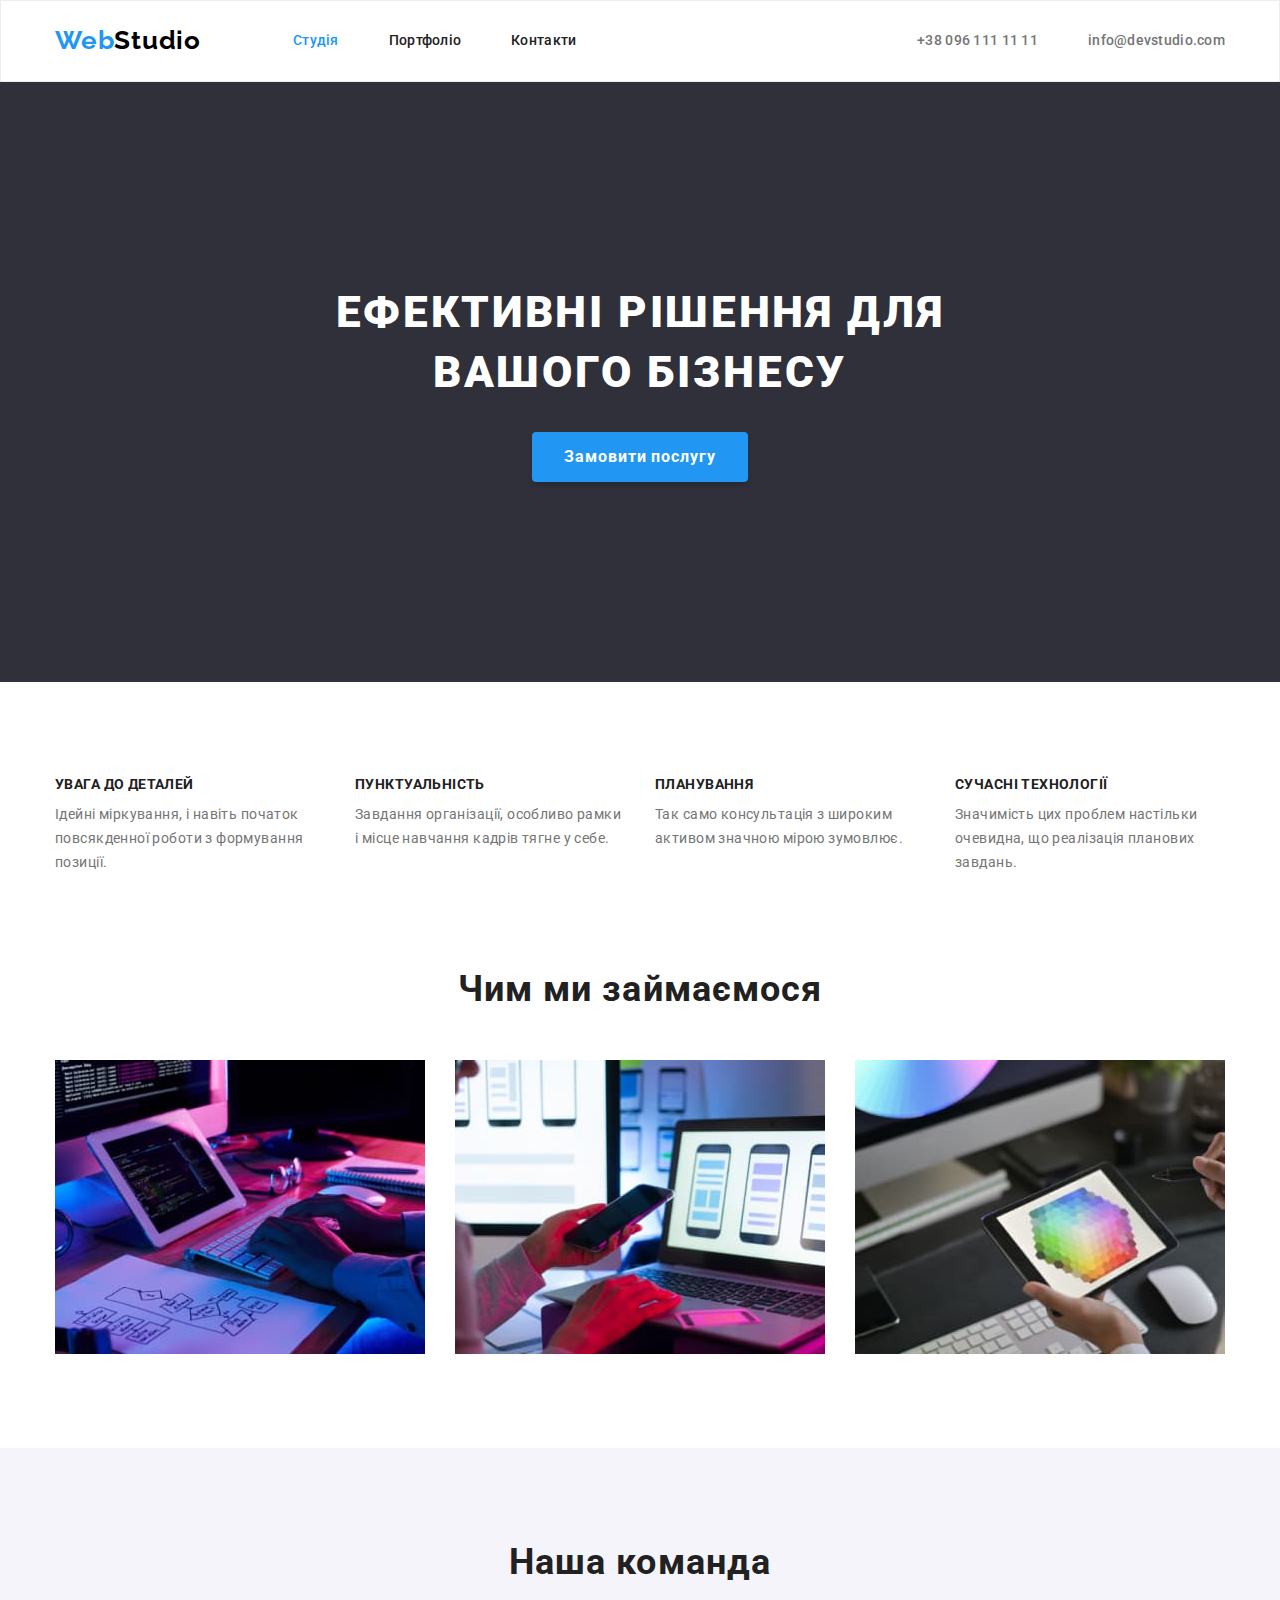
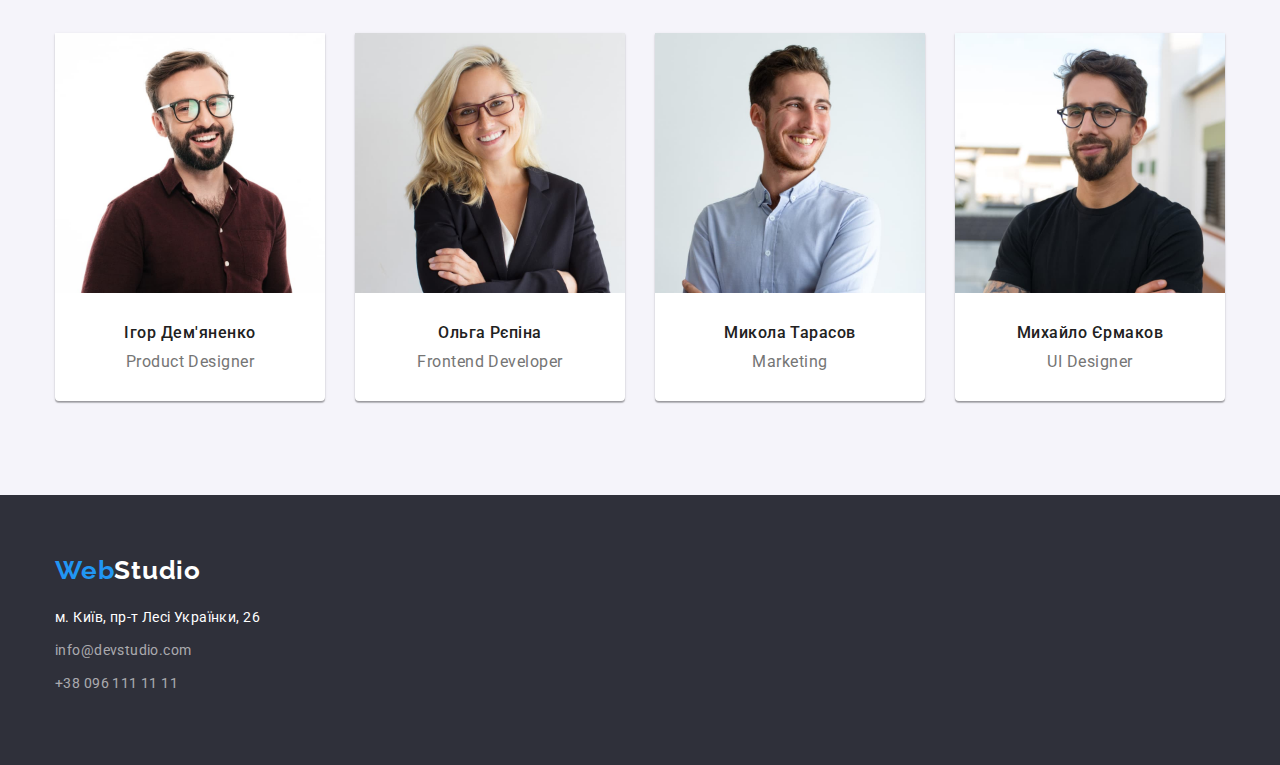
<file: index.html>
<!DOCTYPE html>
<html lang="uk">
<head>
    <meta charset="UTF-8">
    <meta http-equiv="X-UA-Compatible" content="IE=edge">
    <meta name="viewport" content="width=device-width, initial-scale=1.0">
    <title>Студія</title>
    <link rel="preconnect" href="https://fonts.googleapis.com">
    <link rel="preconnect" href="https://fonts.gstatic.com" crossorigin>
    <link href="https://fonts.googleapis.com/css2?family=Raleway:wght@700&family=Roboto:wght@400;500;700;900&display=swap"  rel="stylesheet">
    <link rel="stylesheet" href="https://cdnjs.cloudflare.com/ajax/libs/modern-normalize/1.1.0/modern-normalize.min.css">
    <link rel="stylesheet" href="./css/styles.css">
</head>
<body>
    <header class="header">
        <div class="container">
            <div class="navigation-contact">
                    <nav class="header-nav">
                        <a class="header-nav-logo link" href="./index.html">Web<span class="header-nav-logos">Studio</span></a>
                        <ul class="header-nav-list  list">
                            <li class="header-nav-item">
                                <a class="header-nav-link current link" href="./index.html">Студія</a>
                            </li>
                            <li class="header-nav-item">
                                <a class="header-nav-link link" href="portfolio.html">Портфоліо</a>
                            </li>
                            <li class="header-nav-item">
                                <a class="header-nav-link link" href="#">Контакти</a>
                            </li>
                        </ul>
                    </nav>
                    <ul class="header-contact-list list">
                        <li class="header-contact-item">
                            <a class="header-contact-link link" href="tel:+380961111111">+38 096 111 11 11</a>
                        </li>
                        <li class="header-contact-item">
                            <a class="header-contact-link link" href="mailto:info@devstudio.com">info@devstudio.com</a>
                        </li>
                    </ul>
                
            </div>
        </div>
    </header>
    <main>
        <section class="hero">
            <div class="container">
                <h1 class="hero-title">Ефективні рішення для вашого бізнесу</h1>
                <button class="hero-btn btn-text" type="button">Замовити послугу</button>
            </div>
        </section>
        <section class="possibility">
            <div class="container">
                <!--треба приховати заголовок для цієї секції -->
                <h2 class="visually-hidden">Наші можливості</h2>
                <!--саме цей -->
                <ul class="possibility-list list">
                    <li class="possibility-item">
                        <h3 class="possibility-item-title">УВАГА ДО ДЕТАЛЕЙ</h3>
                        <p class="possibility-text">Ідейні міркування, і навіть початок повсякденної роботи з формування позиції.</p>
                    </li>
                    <li class="possibility-item">
                        <h3 class="possibility-item-title">ПУНКТУАЛЬНІСТЬ</h3>
                        <p class="possibility-text">Завдання організації, особливо рамки і місце навчання кадрів тягне у себе.</p>
                    </li>
                    <li class="possibility-item">
                        <h3 class="possibility-item-title">ПЛАНУВАННЯ</h3>
                        <p class="possibility-text">Так само консультація з широким активом значною мірою зумовлює.</p>
                    </li>
                    <li class="possibility-item">
                        <h3 class="possibility-item-title">СУЧАСНІ ТЕХНОЛОГІЇ</h3>
                        <p class="possibility-text">Значимість цих проблем настільки очевидна, що реалізація планових завдань.</p>
                    </li>
                </ul>
            </div>
        </section>
        <section class="work">
            <div class="container">
                <h2 class="work-title">Чим ми займаємося</h2>
            <ul class="work-list list">
                <li class="work-item">
                    <img class="work-icon" src="images/codding.jpg" 
                        alt="Кодування"
                        width="370">
                </li>
                <li class="work-item">
                    <img class="work-icon" src="images/design.jpg" 
                        alt="Дизайн"
                        width="370">
                </li>
                <li class="work-item">
                    <img class="work-icon" src="images/coloripad.jpg" 
                        alt="Вибір кольору"
                        width="370">
                </li>
            </ul>
            </div>
        </section>
        <section class="team">
            <div class="container">
                <h2 class="team-title">Наша команда</h2>
            <ul class="team-list list">
                <li class="team-card">
                    <img class="team-icon" src="images/ihor.jpg" 
                        alt="Ігор"
                        width="270">
                    <div class="team-box">
                        <h3 class="team-item">Ігор Дем'яненко</h3>
                        <p class="team-text">Product Designer</p>
                    </div>
                </li>
                <li class="team-card">
                    <img  class="team-icon" src="images/olha.jpg"
                        alt="Ольга" 
                        width="270">
                    <div class="team-box">
                        <h3 class="team-item">Ольга Рєпіна</h3>
                        <p class="team-text">Frontend Developer</p>
                    </div>
                </li>
                <li class="team-card">
                    <img  class="team-icon" src="images/mykola.jpg" 
                        alt="Микола" 
                        width="270">
                    <div class="team-box">
                        <h3 class="team-item">Микола Тарасов</h3>
                        <p class="team-text">Marketing</p>
                    </div>
                </li>
                <li class="team-card">
                    <img  class="team-icon" src="images/myhailo.jpg" 
                        alt="Михайло" 
                        width="270">
                    <div class="team-box">
                        <h3 class="team-item">Михайло Єрмаков</h3>
                        <p class="team-text">UI Designer</p>
                    </div>
                </li>
            </ul>
            </div>
        </section>
    </main>
    <footer class="footer">
        <div class="container">
            <a class="footer-logo link" href="./index.html">Web<span class="footer-logos">Studio</span></a>
            <address>
                <ul class="footer-address-list list">
                    <li class="footer-address-item">
                        <a class="footer-address-map link" href="https://goo.gl/maps/SFuVJCe8wq69EAfA6" target="_blank" rel="noopener noreferrer nofollow">м.
                            Київ, пр-т Лесі Українки, 26</a>
                    </li>
                    <li class="footer-address-item">
                        <a class="footer-address-link link" href="mailto:info@devstudio.com">info@devstudio.com</a>
                    </li>
                    <li class="footer-address-item">
                        <a class="footer-address-link link" href="tel:+380961111111">+38 096 111 11 11</a>
                    </li>
                </ul>
            </address>
        </div>
    </footer>
</body>
</html>
</file>
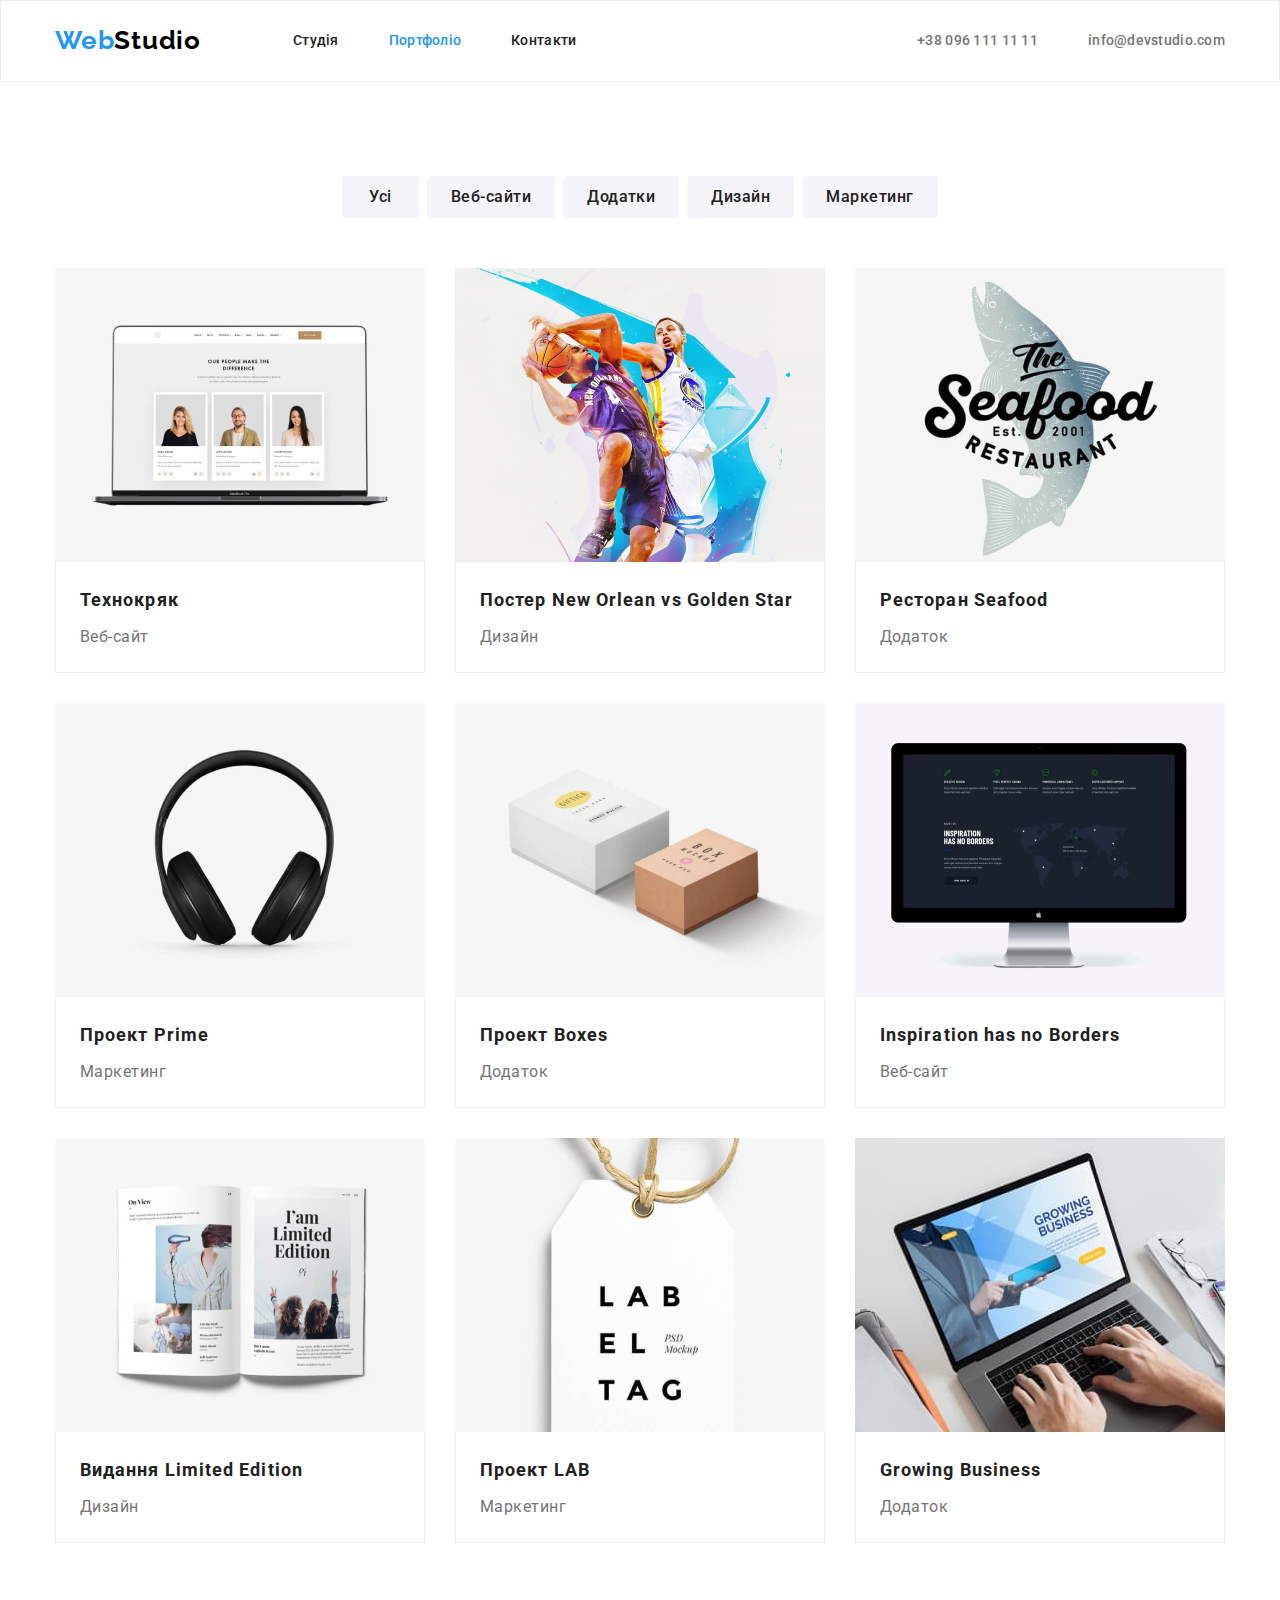
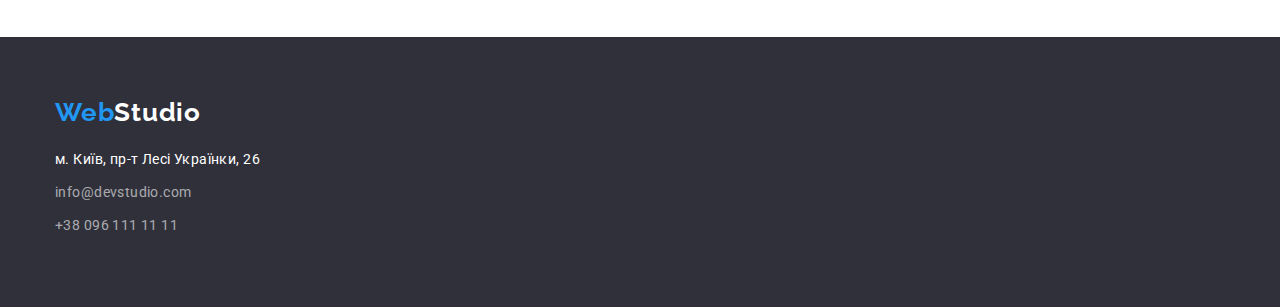
<file: portfolio.html>
<!DOCTYPE html>
<html lang="uk">
<head>
    <meta charset="UTF-8">
    <meta http-equiv="X-UA-Compatible" content="IE=edge">
    <meta name="viewport" content="width=device-width, initial-scale=1.0">
    <title>Студія</title>
    <link rel="preconnect" href="https://fonts.googleapis.com">
    <link rel="preconnect" href="https://fonts.gstatic.com" crossorigin>
    <link href="https://fonts.googleapis.com/css2?family=Raleway:wght@700&family=Roboto:wght@400;500;700;900&display=swap" rel="stylesheet">
    <link rel="stylesheet" href="https://cdnjs.cloudflare.com/ajax/libs/modern-normalize/1.1.0/modern-normalize.min.css">
    <link rel="stylesheet" href="./css/styles.css">
</head>
<body>
    <header class="header">
        <div class="container">
            <div class="navigation-contact">
                <nav class="header-nav">
                    <a class="header-nav-logo link" href="./index.html">Web<span class="header-nav-logos">Studio</span></a>
                    <ul class="header-nav-list  list">
                        <li class="header-nav-item">
                            <a class="header-nav-link link" href="./index.html">Студія</a>
                        </li>
                        <li class="header-nav-item">
                            <a class="header-nav-link current link" href="portfolio.html">Портфоліо</a>
                        </li>
                        <li class="header-nav-item">
                            <a class="header-nav-link link" href="#">Контакти</a>
                        </li>
                    </ul>
                </nav>
                <ul class="header-contact-list list">
                    <li class="header-contact-item">
                        <a class="header-contact-link link" href="tel:+380961111111">+38 096 111 11 11</a>
                    </li>
                    <li class="header-contact-item">
                        <a class="header-contact-link link" href="mailto:info@devstudio.com">info@devstudio.com</a>
                    </li>
                </ul>
            </div>
        </div>
    </header>
    <main>
        <section class="cross">
            <div class="container">
                <!--треба приховати заголовок для цієї секції -->
                <h1 class="visually-hidden">Портфоліо</h1>
                <!--саме цей -->
                <ul class="cross-list list">
                    <li class="cross-item">
                        <button class="cross-btn cross-btn-all" type="button">Усі</button>
                    </li>
                    <li class="cross-item">
                        <button class="cross-btn" type="button">Веб-сайти</button>
                    </li>
                    <li class="cross-item">
                        <button class="cross-btn" type="button">Додатки</button>
                    </li>
                    <li class="cross-item">
                        <button class="cross-btn" type="button">Дизайн</button>
                    </li>
                    <li class="cross-item">
                        <button class="cross-btn" type="button">Маркетинг</button>
                    </li>
                </ul>
                <ul class="portfolio-list list">
                    <li class="portfolio-item">
                        <a class="portfolio-link link" href="#">
                                <img class="portfolio-img" src="images/technokryak.jpg" alt="laptop" width="370">
                            <div class="portfolio-bo">
                                <h2 class="portfolio-card-title">Технокряк</h2>
                                <p class="portfolio-text">Веб-сайт</p>
                            </div>
                        </a>
                    </li>
                    <li class="portfolio-item">
                        <a class="portfolio-link link" href="#">
                                <img class="portfolio-img" src="images/neworleangoldenstar.jpg" alt="basketball" width="370">
                            <div class="portfolio-bo">    
                                <h2 class="portfolio-card-title">Постер New Orlean vs Golden Star</h2>
                                <p class="portfolio-text">Дизайн</p>
                            </div>
                        </a>
                    </li>                
                    <li class="portfolio-item">
                        <a class="portfolio-link link" href="#">
                                <img class="portfolio-img" src="images/seafood.jpg" alt="seafood" width="370">
                            <div class="portfolio-bo">
                                <h2 class="portfolio-card-title">Ресторан Seafood</h2>
                                <p class="portfolio-text">Додаток</p>
                            </div>
                        </a>
                    </li>            
                    <li class="portfolio-item">
                        <a class="portfolio-link link" href="#">
                                <img class="portfolio-img" src="images/prime.jpg" alt="headphone" width="370">
                            <div class="portfolio-bo">    
                                <h2 class="portfolio-card-title">Проект Prime</h2>
                                <p class="portfolio-text">Маркетинг</p>
                            </div>
                        </a>
                    </li>
                    <li class="portfolio-item">
                        <a class="portfolio-link link" href="#">
                                <img class="portfolio-img" src="images/boxes.jpg" alt="boxes" width="370">
                            <div class="portfolio-bo">
                                <h2 class="portfolio-card-title">Проект Boxes</h2>
                                <p class="portfolio-text">Додаток</p>
                            </div>
                        </a>
                    </li>                                
                    <li class="portfolio-item">
                        <a class="portfolio-link link" href="#">
                                <img class="portfolio-img" src="images/inspirationhasnoborders.jpg" alt="monitor" width="370">
                            <div class="portfolio-bo">
                                <h2 class="portfolio-card-title">Inspiration has no Borders</h2>
                                <p class="portfolio-text">Веб-сайт</p>
                            </div>
                        </a>
                    </li>
                    <li class="portfolio-item">
                        <a class="portfolio-link link" href="#">
                                <img class="portfolio-img" src="images/limitededition.jpg" alt="book" width="370">
                            <div class="portfolio-bo">
                                <h2 class="portfolio-card-title">Видання Limited Edition</h2>
                                <p class="portfolio-text">Дизайн</p>
                            </div>
                        </a>
                    </li>
                    <li class="portfolio-item">
                        <a class="portfolio-link link" href="#">
                                <img class="portfolio-img" src="images/lab.jpg" alt="labeltag" width="370">
                            <div class="portfolio-bo">
                                <h2 class="portfolio-card-title">Проект LAB</h2>
                                <p class="portfolio-text">Маркетинг</p>
                            </div>
                        </a>
                    </li>
                    <li class="portfolio-item">
                        <a class="portfolio-link link" href="#">
                                <img class="portfolio-img" src="images/growingbusiness.jpg" alt="coding" width="370">
                            <div class="portfolio-bo">          
                                <h2 class="portfolio-card-title">Growing Business</h2>
                                <p class="portfolio-text">Додаток</p>
                            </div>
                        </a>
                    </li>
                </ul>
            </div>
        </section>
    </main>
<footer class="footer">
        <div class="container">
            <a class="footer-logo link" href="./index.html">Web<span class="footer-logos">Studio</span></a>
            <address>
                <ul class="footer-address-list list">
                    <li class="footer-address-item">
                        <a class="footer-address-map link" href="https://goo.gl/maps/SFuVJCe8wq69EAfA6" target="_blank" rel="noopener noreferrer nofollow">м.
                            Київ, пр-т Лесі Українки, 26</a>
                    </li>
                    <li class="footer-address-item">
                        <a class="footer-address-link link" href="mailto:info@devstudio.com">info@devstudio.com</a>
                    </li>
                    <li class="footer-address-item">
                        <a class="footer-address-link link" href="tel:+380961111111">+38 096 111 11 11</a>
                    </li>
                </ul>
            </address>
        </div>
    </footer>
</body>
</html>
</file>
<file: css/styles.css>
:root {
  --primary-accent-color: #2196f3;
  --primary-title-color: #212121;
  --primary-bg-color: #ffffff;
  --primary-bg--color: #f5f5f5;
  --light-bg-color: #f5f4fa;
  --dark-bg-color: #2f303a;
  --color-address: rgba(255, 255, 255, 0.6);
  --primary-text-color: #757575;
}

/* reset basic styles*/

html {
  box-sizing: border-box;
}

h1, h2, h3, h4, p {
  margin-top: 0;
  margin-bottom: 0;
}

ul, ol {
  margin-top: 0;
  margin-bottom: 0;
  padding-left: 0;
}

.link {
  text-decoration: none;
}

*,
*::before,
*::after {
  box-sizing: inherit;
}

.list {
  list-style: none;
}

img {
  display: block;
}

body {
  font-family: "Roboto", sans-serif;
  color: var(--primary-text-color);
  background-color: var(--primary-bg-color);
}

.container {
  margin: 0 auto;
  width: 1200px;
  padding: 0 15px;
}

.list {
  list-style: none;
}

.link {
  text-decoration: none;
}

/*H-E-A-D-E-R*/

.header {
  border: 1px solid #ececec;
}

.navigation-contact {
  display: flex;
  justify-content: space-between;
  align-items: center;
}
.header-nav {
  display: flex;
  justify-content: flex-start;
  gap: 93px;
  align-items: center;
}

.header-nav-logo {
  display: inline-block;
  font-family: "Raleway", sans-serif;
  font-weight: 700;
  font-size: 26px;
  line-height: calc(31 / 26);
  letter-spacing: 0.03em;
  color: var(--primary-accent-color);
  width: 145px;
  padding-top: 24px;
  padding-bottom: 25px;
}

.header-nav-logos {
  color: #000000;
}

.header-nav-list {
  display: flex;
  justify-content: flex-start;
  gap: 50px;
}

/*.header-nav-item {
}*/

.header-nav-link {
  display: inline-block;
  font-weight: 500;
  font-size: 14px;
  line-height: 1.14;
  letter-spacing: 0.02em;
  color: var(--primary-title-color);
  padding: 32px 0;
}

.header-nav-list .header-nav-link.current {
  color: var(--primary-accent-color);
}

.header-nav-link:hover,
.header-nav-link:focus {
  color: var(--primary-accent-color);
}

.header-contact-list {
  margin-left: auto;
  display: flex;
  gap: 50px;
}

/*.header-contact-item {
}*/

.header-contact-link {
  display: inline-block;
  font-weight: 500;
  font-size: 14px;
  line-height: 1.14;
  letter-spacing: 0.02em;
  color: var(--primary-text-color);
  padding: 32px 0;
}

.header-contact-link:hover,
.header-contact-link:focus {
  color: var(--primary-accent-color);
}

/*M-A-I-N*/

.hero {
  background: var(--dark-bg-color);
  padding: 200px 0;
  text-align: center;
}

.hero-title {
  font-weight: 900;
  font-size: 44px;
  line-height: calc(60 / 44);
  text-align: center;
  letter-spacing: 0.06em;
  text-transform: uppercase;
  color: var(--primary-bg-color);
  margin-bottom: 30px;
  margin-left: auto;
  margin-right: auto;
  max-width: 696px;
}

.hero-btn {
  /*boton*/
  background: var(--primary-accent-color);
  box-shadow: 0px 4px 4px rgba(0, 0, 0, 0.15);
  border-radius: 4px;
  border: none;
  cursor: pointer;
  padding: 10px 32px;
  border-color: transparent;
}

.hero-btn:hover,
.hero-btn:focus {
  background: #188ce8;
  box-shadow: 0px 4px 4px rgba(0, 0, 0, 0.15);
  border-radius: 4px;
  border: none;
  cursor: pointer;
}

.btn-text {
  /*boton text*/
  font-family: inherit;
  font-style: normal;
  font-weight: 700;
  font-size: 16px;
  line-height: calc(30 / 16);
  text-align: center;
  letter-spacing: 0.06em;
  color: var(--primary-bg-color);
}

.possibility {
  padding-top: 94px;
}

/*.possibility-title {
}*/

.visually-hidden {
  position: absolute;
  white-space: nowrap;
  width: 1px;
  height: 1px;
  overflow: hidden;
  border: 0;
  padding: 0;
  clip: rect(0 0 0 0);
  clip-path: inset(50%);
  margin: -1px;
}

.possibility-list {
  display: flex;
  justify-content: space-between;
}

.possibility-item {
  width: 270px;
}

.possibility-item-title {
  font-weight: 700;
  font-size: 14px;
  line-height: calc(16 / 14);
  letter-spacing: 0.03em;
  text-transform: uppercase;
  color: var(--primary-title-color);
  margin-bottom: 10px;
}

.possibility-text {
  font-size: 14px;
  line-height: calc(24 / 14);
  letter-spacing: 0.03em;
  color: var(--primary-text-color);
}

.work {
  padding: 94px 0;
}

.work-title {
  font-weight: 700;
  font-size: 36px;
  line-height: calc(42 / 36);
  text-align: center;
  letter-spacing: 0.03em;
  color: var(--primary-title-color);
  margin-bottom: 50px;
}

.work-list {
  display: flex;
  justify-content: space-between;
}

/*.work-item {
}

.work-icon {
}*/

.team {
  background: var(--light-bg-color);
  padding: 94px 0;
}

.team-title {
  font-family: inherit;
  font-weight: 700;
  font-size: 36px;
  line-height: cacl(42/36);
  text-align: center;
  letter-spacing: 0.03em;
  color: var(--primary-title-color);
  margin-bottom: 50px;
}

.team-list {
  display: flex;
  justify-content: space-between;
}

.team-card {
  background: var(--primary-bg-color);
  box-shadow: 0px 1px 3px rgba(0, 0, 0, 0.12), 0px 1px 1px rgba(0, 0, 0, 0.14),
    0px 2px 1px rgba(0, 0, 0, 0.2);
  border-radius: 0px 0px 4px 4px;
}

/*.team-icon {
}*/

.team-item {
  font-weight: 500;
  font-size: 16px;
  line-height: calc(19 / 16);
  text-align: center;
  letter-spacing: 0.03em;
  color: var(--primary-title-color);
  margin-bottom: 10px;
}

.team-box {
  padding: 30px 0;
}

.team-text {
  font-size: 16px;
  line-height: calc(19 / 16);
  text-align: center;
  letter-spacing: 0.03em;
  color: var(--primary-text-color);
}

/*F-O-O-T-E-R*/

.footer {
  background: var(--dark-bg-color);
  padding: 60px 0;
  border-bottom: 1px;
}

.footer-logo {
  display: block;
  font-family: "Raleway", sans-serif;
  font-style: normal;
  font-weight: 700;
  font-size: 26px;
  line-height: calc(31 / 26);
  letter-spacing: 0.03em;
  color: var(--primary-accent-color);
  margin-bottom: 20px;
}

.footer-logos {
  color: var(--primary-bg-color);
}

/*.footer-address-list {
/* } */

.footer-address-item {
  margin-bottom: 9px;
}

.footer-address-map {
  font-style: normal;
  font-size: 14px;
  line-height: 1.71;
  letter-spacing: 0.03em;
  color: var(--primary-bg-color);
  /* margin-bottom: 9px; */
}

.footer-address-link {
  font-style: normal;
  font-size: 14px;
  line-height: 1.71;
  letter-spacing: 0.03em;
  color: var(--color-address);
  /* margin-bottom: 9px; */
}

.footer-address-map:hover,
.footer-address-map:focus,
.footer-address-link:hover,
.footer-address-link:focus {
  color: var(--primary-accent-color);
}

/*----PORTFOLIO.html----*/
/*---M-A-I-N-portfolio*/

.cross {
  padding: 94px 0;
}

/*.cross-title {
}*/

.cross-list {
  display: flex;
  justify-content: center;
  gap: 8px;
  margin-bottom: 50px;
}

/*.cross-item {
}*/

.cross-btn {
  font-family: inherit;
  font-style: normal;
  font-weight: 500;
  font-size: 16px;
  line-height: calc(26 / 16);
  text-align: center;
  letter-spacing: 0.03em;
  color: var(--primary-title-color);
  background-color: var(--light-bg-color);
  border-radius: 4px;
  border-color: transparent;
  cursor: pointer;
  padding: 6px 22px;
}

.cross-btn-all {
  padding: 6px 25px;
}

.cross-btn:hover,
.cross-btn:focus {
  color: var(--primary-bg-color);
  background-color: var(--primary-accent-color);
}

/*.portfolio {
}*/

.portfolio-title {
  color: var(--primary-title-color);
  opacity: 0;
}

.portfolio-list {
  display: flex;
  flex-wrap: wrap;
  gap: 30px;
}

/*.portfolio-link {
}*/

.portfolio-bo {
  padding: 20px 24px;
  border-right-width: 1px;
  border-right-style: solid;
  border-right-color: #eeeeee;
  border-bottom-width: 1px;
  border-bottom-style: solid;
  border-bottom-color: #eeeeee;
  border-left-width: 1px;
  border-left-style: solid;
  border-left-color: #eeeeee;
}

.portfolio-item {
  background: var(--primary-bg-color);
}

/*.portfolio-img {
}*/

.portfolio-card-title {
  font-weight: 700;
  font-size: 18px;
  line-height: calc(36 / 18);
  letter-spacing: 0.06em;
  color: var(--primary-title-color);
  margin-bottom: 4px;
}

.portfolio-text {
  font-size: 16px;
  line-height: calc(30 / 16);
  letter-spacing: 0.03em;
  color: var(--primary-text-color);
  flex-basis: auto;
}
</file>
